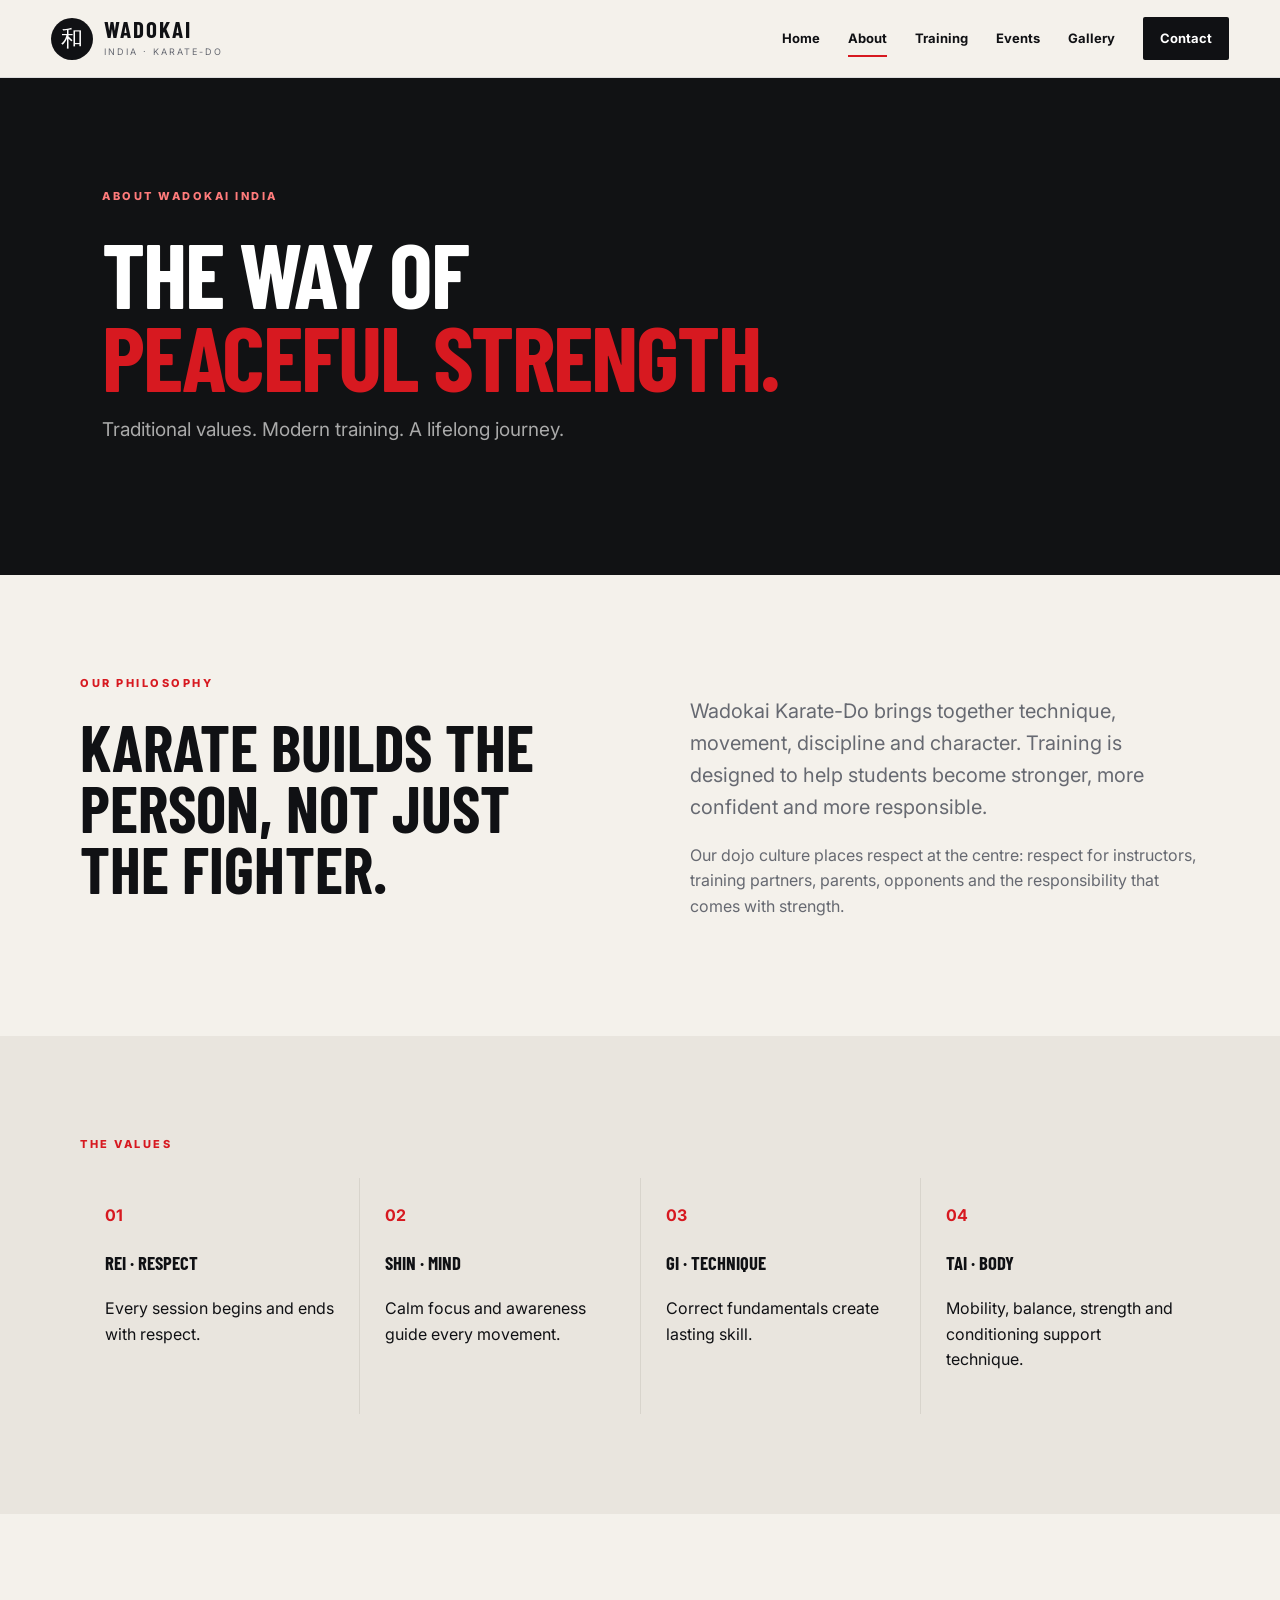
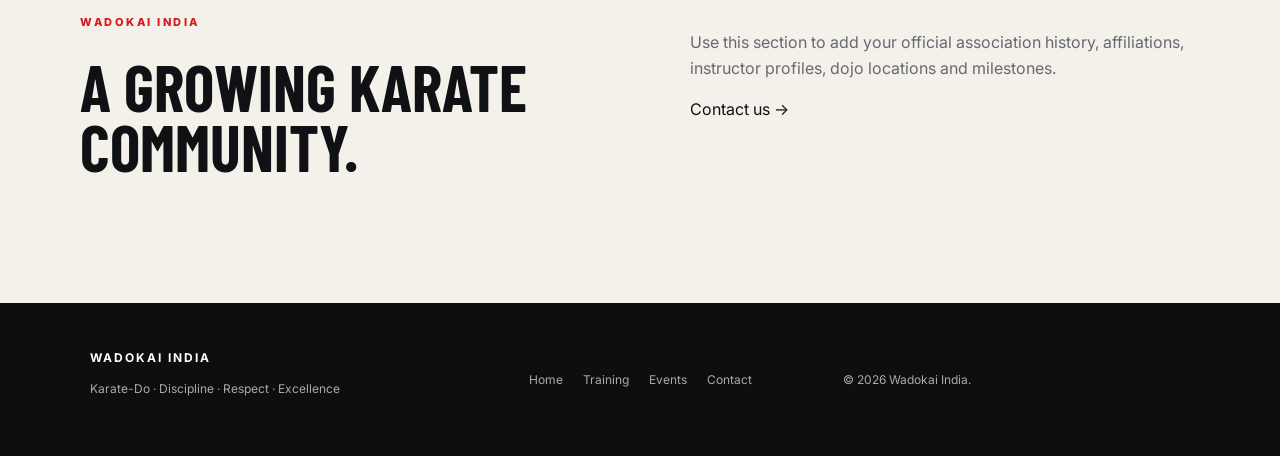
<file: about.html>
<!doctype html><html lang="en"><head><meta charset="utf-8"><meta name="viewport" content="width=device-width,initial-scale=1"><title>About | Wadokai India</title><link rel="preconnect" href="https://fonts.googleapis.com"><link rel="preconnect" href="https://fonts.gstatic.com" crossorigin><link href="https://fonts.googleapis.com/css2?family=Barlow+Condensed:wght@500;600;700&family=Inter:wght@400;500;600;700;800&display=swap" rel="stylesheet"><link rel="stylesheet" href="assets/css/style.css"></head><body><header class="site-header"><a class="brand" href="index.html"><span class="brand-mark">和</span><span><strong>WADOKAI</strong><small>INDIA · KARATE-DO</small></span></a><button class="menu-toggle">☰</button><nav class="nav"><a href="index.html">Home</a><a class="active" href="about.html">About</a><a href="training.html">Training</a><a href="events.html">Events</a><a href="gallery.html">Gallery</a><a href="contact.html" class="nav-cta">Contact</a></nav></header><main><section class="page-hero"><div class="section-label light">ABOUT WADOKAI INDIA</div><h1>The way of<br><span>peaceful strength.</span></h1><p>Traditional values. Modern training. A lifelong journey.</p></section><section class="section split"><div><div class="section-label">OUR PHILOSOPHY</div><h2>Karate builds the person, not just the fighter.</h2></div><div><p class="lead">Wadokai Karate-Do brings together technique, movement, discipline and character. Training is designed to help students become stronger, more confident and more responsible.</p><p>Our dojo culture places respect at the centre: respect for instructors, training partners, parents, opponents and the responsibility that comes with strength.</p></div></section><section class="values"><div class="section"><div class="section-label">THE VALUES</div><div class="value-list"><div><b>01</b><h3>Rei · Respect</h3><p>Every session begins and ends with respect.</p></div><div><b>02</b><h3>Shin · Mind</h3><p>Calm focus and awareness guide every movement.</p></div><div><b>03</b><h3>Gi · Technique</h3><p>Correct fundamentals create lasting skill.</p></div><div><b>04</b><h3>Tai · Body</h3><p>Mobility, balance, strength and conditioning support technique.</p></div></div></div></section><section class="section split"><div><div class="section-label">WADOKAI INDIA</div><h2>A growing karate community.</h2></div><div><p>Use this section to add your official association history, affiliations, instructor profiles, dojo locations and milestones.</p><a class="text-link" href="contact.html">Contact us →</a></div></section></main><footer class="footer"><div><strong>WADOKAI INDIA</strong><p>Karate-Do · Discipline · Respect · Excellence</p></div><div class="footer-links"><a href="index.html">Home</a><a href="training.html">Training</a><a href="events.html">Events</a><a href="contact.html">Contact</a></div><div>© <span class="year"></span> Wadokai India.</div></footer><script src="assets/js/main.js"></script></body></html>
</file>
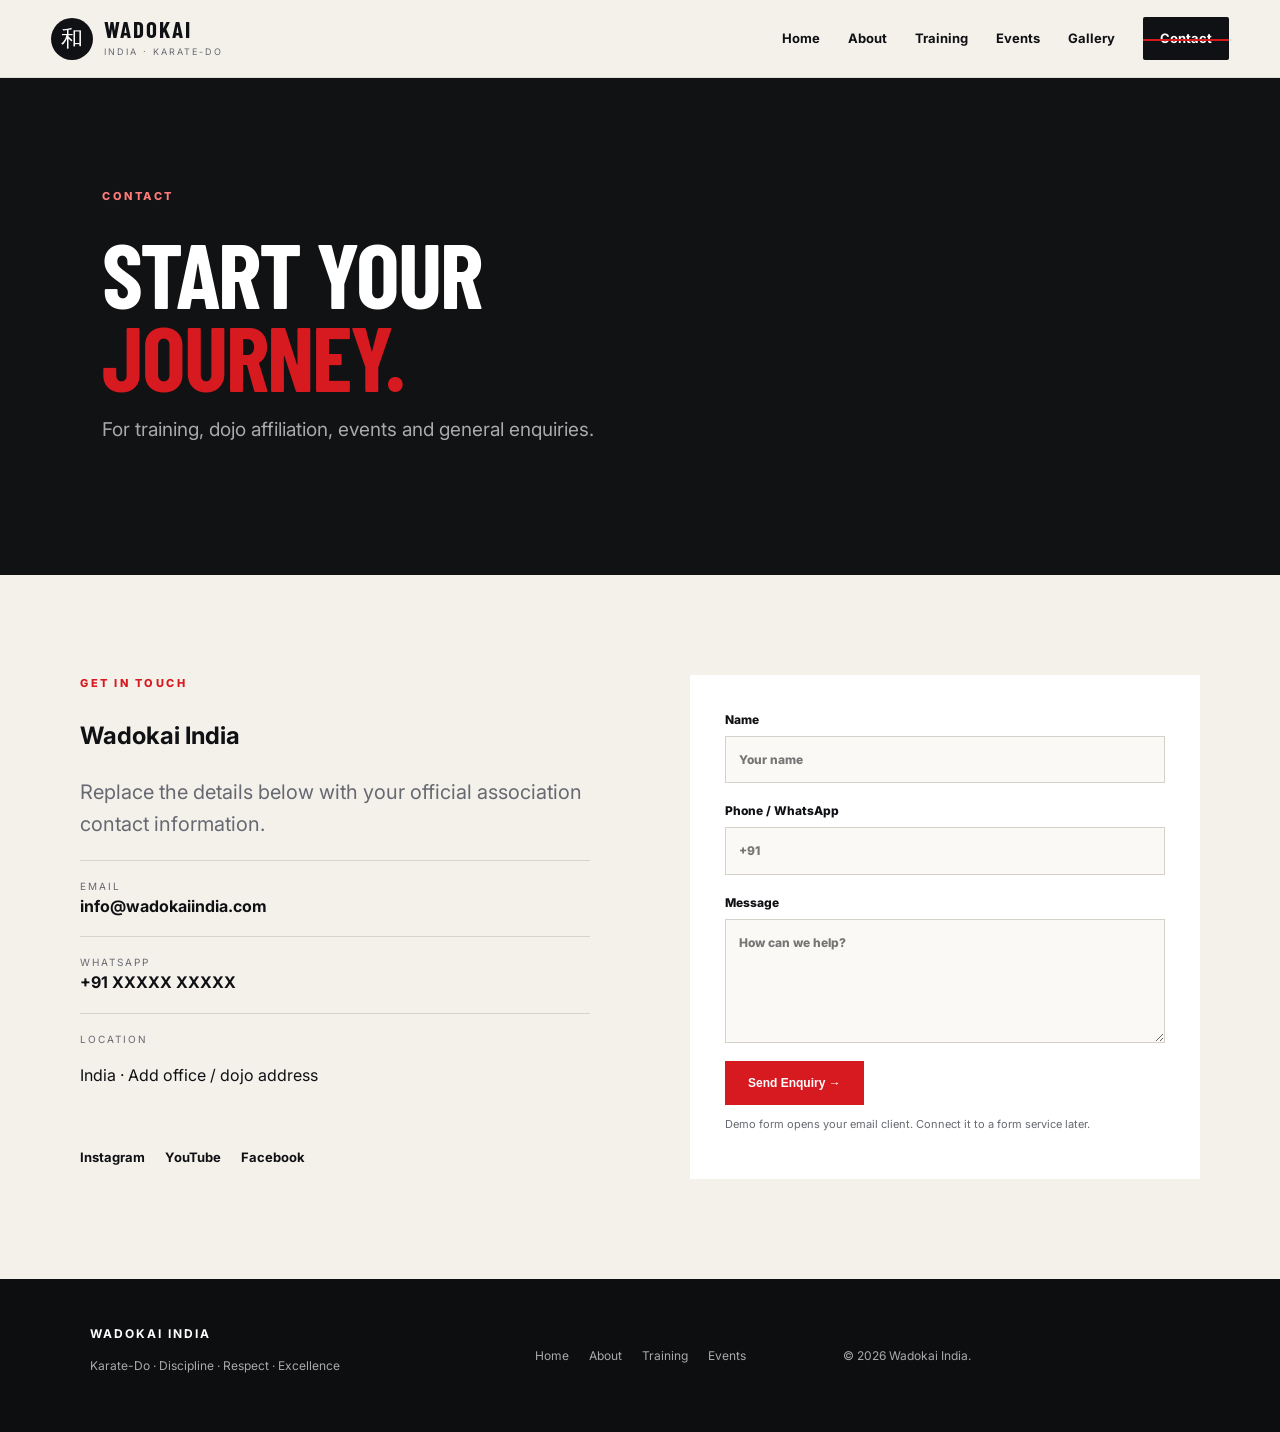
<file: contact.html>
<!doctype html><html lang="en"><head><meta charset="utf-8"><meta name="viewport" content="width=device-width,initial-scale=1"><title>Contact | Wadokai India</title><link rel="preconnect" href="https://fonts.googleapis.com"><link rel="preconnect" href="https://fonts.gstatic.com" crossorigin><link href="https://fonts.googleapis.com/css2?family=Barlow+Condensed:wght@500;600;700&family=Inter:wght@400;500;600;700;800&display=swap" rel="stylesheet"><link rel="stylesheet" href="assets/css/style.css"></head><body><header class="site-header"><a class="brand" href="index.html"><span class="brand-mark">和</span><span><strong>WADOKAI</strong><small>INDIA · KARATE-DO</small></span></a><button class="menu-toggle">☰</button><nav class="nav"><a href="index.html">Home</a><a href="about.html">About</a><a href="training.html">Training</a><a href="events.html">Events</a><a href="gallery.html">Gallery</a><a class="nav-cta active" href="contact.html">Contact</a></nav></header><main><section class="page-hero"><div class="section-label light">CONTACT</div><h1>Start your<br><span>journey.</span></h1><p>For training, dojo affiliation, events and general enquiries.</p></section><section class="section contact-grid"><div><div class="section-label">GET IN TOUCH</div><h2>Wadokai India</h2><p class="lead">Replace the details below with your official association contact information.</p><div class="contact-detail"><span>EMAIL</span><a href="mailto:info@wadokaiindia.com">info@wadokaiindia.com</a></div><div class="contact-detail"><span>WHATSAPP</span><a href="https://wa.me/91XXXXXXXXXX">+91 XXXXX XXXXX</a></div><div class="contact-detail"><span>LOCATION</span><p>India · Add office / dojo address</p></div><div class="social-row"><a href="#">Instagram</a><a href="#">YouTube</a><a href="#">Facebook</a></div></div><form class="contact-form" onsubmit="return handleContact(event)"><label>Name<input required name="name" placeholder="Your name"></label><label>Phone / WhatsApp<input name="phone" placeholder="+91"></label><label>Message<textarea required name="message" rows="5" placeholder="How can we help?"></textarea></label><button class="btn btn-primary" type="submit">Send Enquiry →</button><p class="form-note">Demo form opens your email client. Connect it to a form service later.</p></form></section></main><footer class="footer"><div><strong>WADOKAI INDIA</strong><p>Karate-Do · Discipline · Respect · Excellence</p></div><div class="footer-links"><a href="index.html">Home</a><a href="about.html">About</a><a href="training.html">Training</a><a href="events.html">Events</a></div><div>© <span class="year"></span> Wadokai India.</div></footer><script src="assets/js/main.js"></script></body></html>
</file>
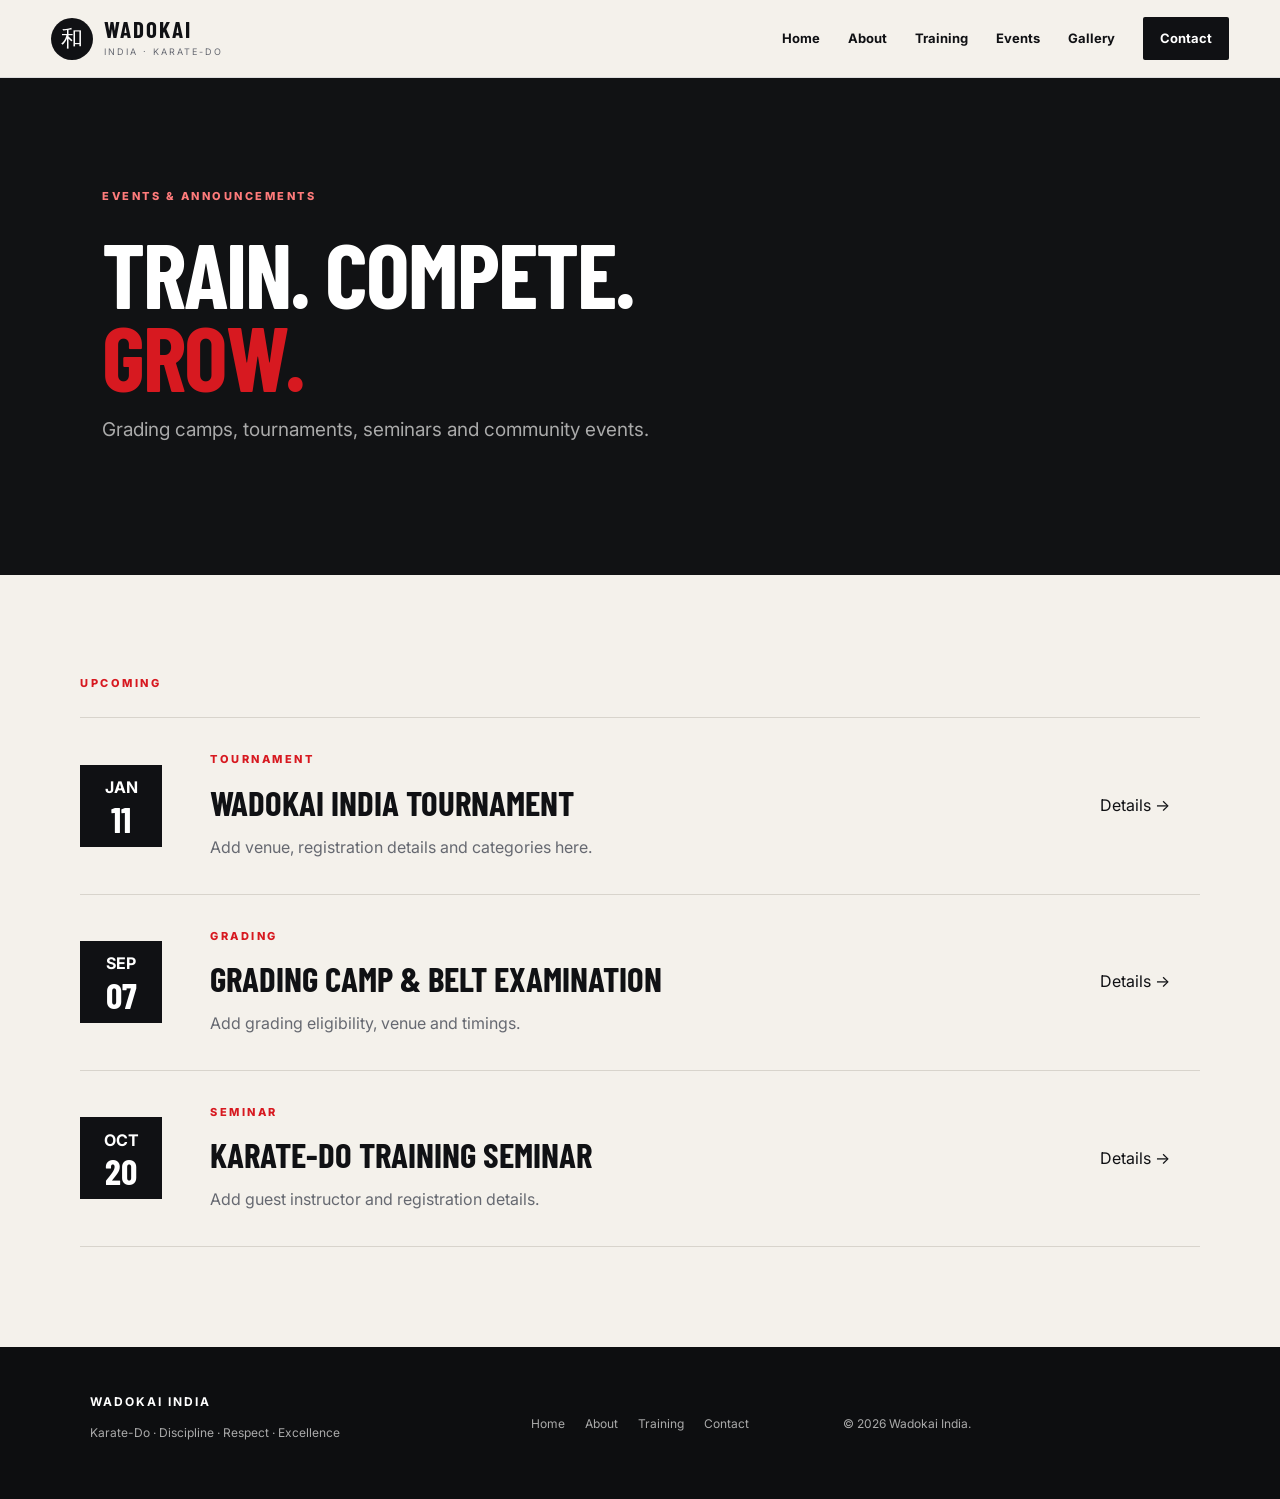
<file: events.html>
<!doctype html><html lang="en"><head><meta charset="utf-8"><meta name="viewport" content="width=device-width,initial-scale=1"><title>Events & Announcements | Wadokai India</title><link rel="preconnect" href="https://fonts.googleapis.com"><link rel="preconnect" href="https://fonts.gstatic.com" crossorigin><link href="https://fonts.googleapis.com/css2?family=Barlow+Condensed:wght@500;600;700&family=Inter:wght@400;500;600;700;800&display=swap" rel="stylesheet"><link rel="stylesheet" href="assets/css/style.css"></head><body><header class="site-header"><a class="brand" href="index.html"><span class="brand-mark">和</span><span><strong>WADOKAI</strong><small>INDIA · KARATE-DO</small></span></a><button class="menu-toggle">☰</button><nav class="nav"><a href="index.html">Home</a><a href="about.html">About</a><a href="training.html">Training</a><a href="events.html">Events</a><a href="gallery.html">Gallery</a><a href="contact.html" class="nav-cta">Contact</a></nav></header><main><section class="page-hero"><div class="section-label light">EVENTS & ANNOUNCEMENTS</div><h1>Train. Compete.<br><span>Grow.</span></h1><p>Grading camps, tournaments, seminars and community events.</p></section><section class="section"><div class="section-label">UPCOMING</div><div class="event-list"><article class="event"><div class="date"><b>JAN</b><strong>11</strong></div><div><p class="tag">TOURNAMENT</p><h2>Wadokai India Tournament</h2><p>Add venue, registration details and categories here.</p></div><a class="text-link" href="contact.html">Details →</a></article><article class="event"><div class="date"><b>SEP</b><strong>07</strong></div><div><p class="tag">GRADING</p><h2>Grading Camp & Belt Examination</h2><p>Add grading eligibility, venue and timings.</p></div><a class="text-link" href="contact.html">Details →</a></article><article class="event"><div class="date"><b>OCT</b><strong>20</strong></div><div><p class="tag">SEMINAR</p><h2>Karate-Do Training Seminar</h2><p>Add guest instructor and registration details.</p></div><a class="text-link" href="contact.html">Details →</a></article></div></section></main><footer class="footer"><div><strong>WADOKAI INDIA</strong><p>Karate-Do · Discipline · Respect · Excellence</p></div><div class="footer-links"><a href="index.html">Home</a><a href="about.html">About</a><a href="training.html">Training</a><a href="contact.html">Contact</a></div><div>© <span class="year"></span> Wadokai India.</div></footer><script src="assets/js/main.js"></script></body></html>
</file>
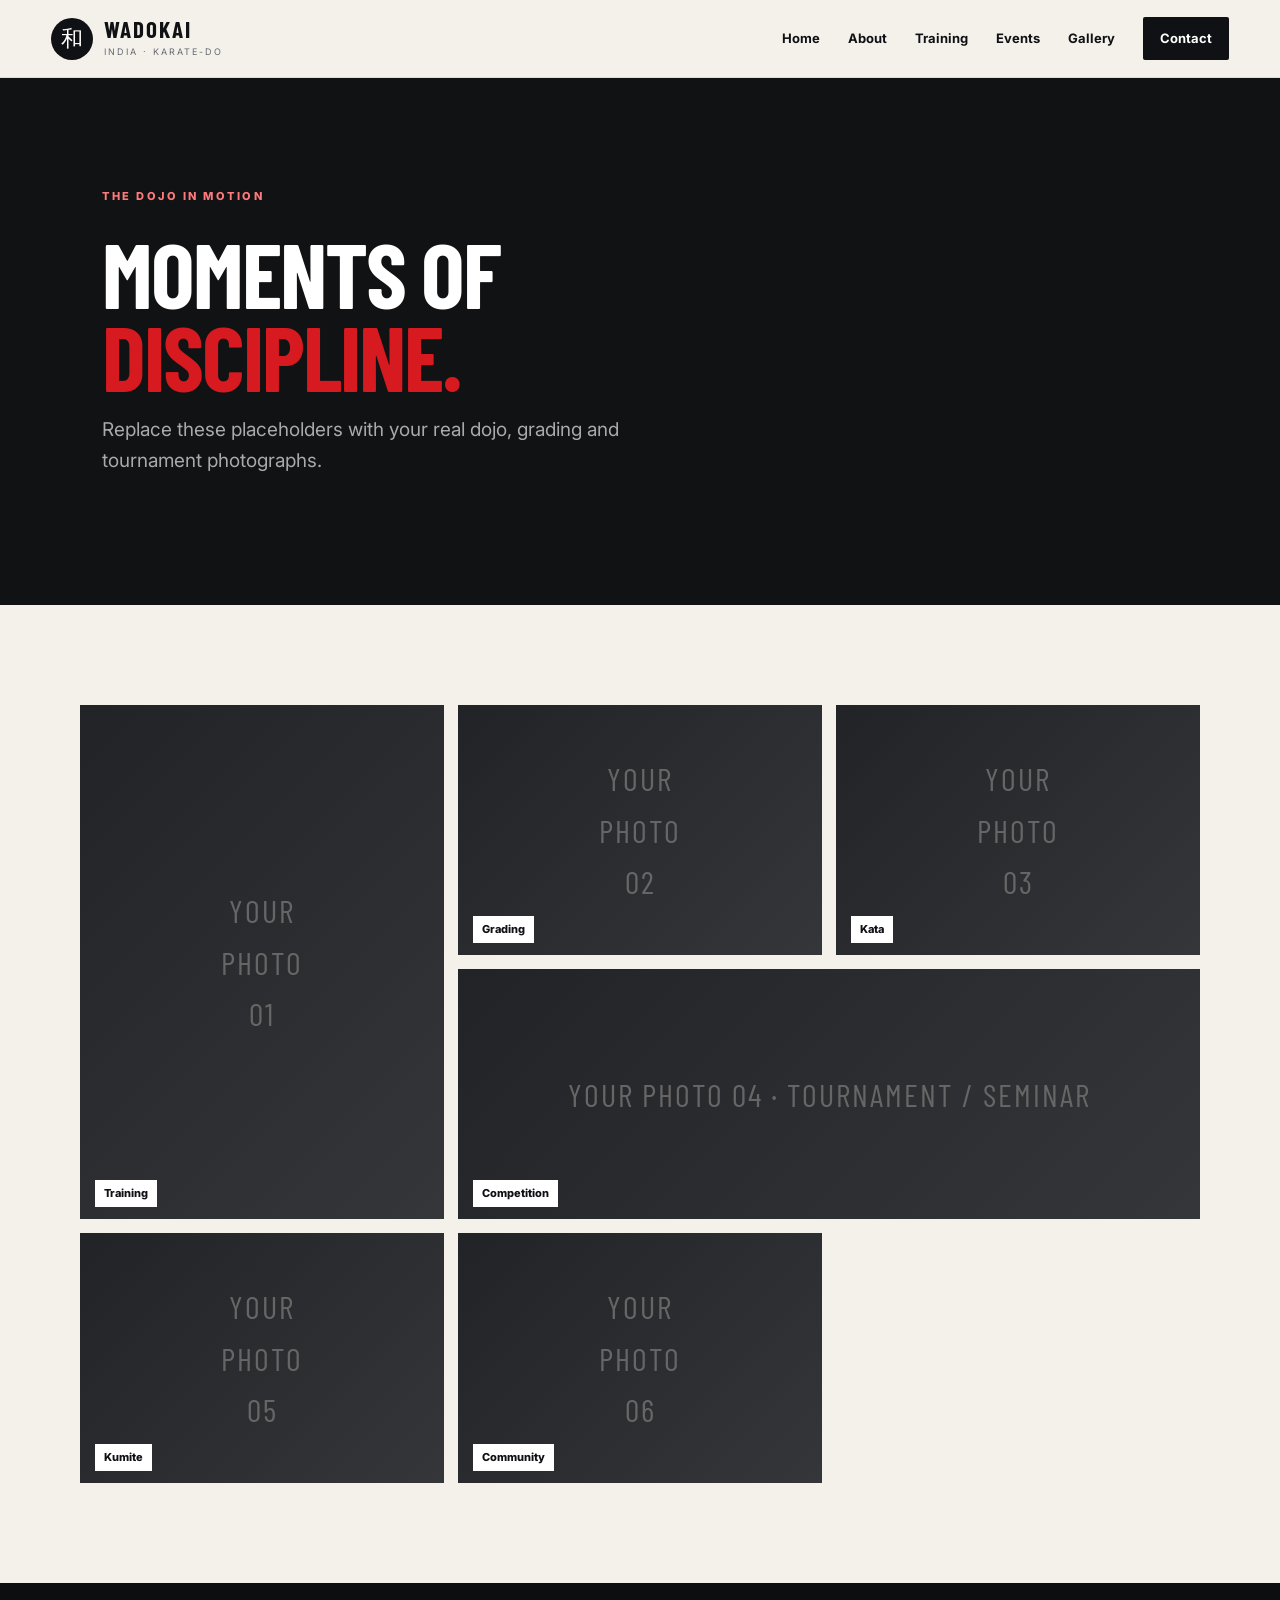
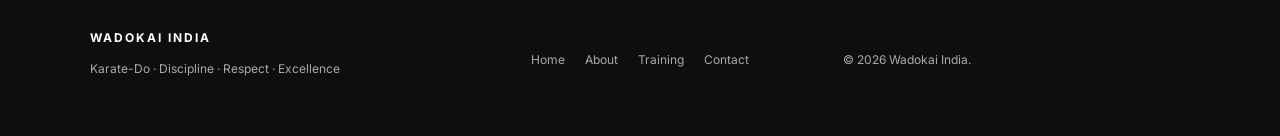
<file: gallery.html>
<!doctype html><html lang="en"><head><meta charset="utf-8"><meta name="viewport" content="width=device-width,initial-scale=1"><title>The Dojo In Motion | Wadokai India</title><link rel="preconnect" href="https://fonts.googleapis.com"><link rel="preconnect" href="https://fonts.gstatic.com" crossorigin><link href="https://fonts.googleapis.com/css2?family=Barlow+Condensed:wght@500;600;700&family=Inter:wght@400;500;600;700;800&display=swap" rel="stylesheet"><link rel="stylesheet" href="assets/css/style.css"></head><body><header class="site-header"><a class="brand" href="index.html"><span class="brand-mark">和</span><span><strong>WADOKAI</strong><small>INDIA · KARATE-DO</small></span></a><button class="menu-toggle">☰</button><nav class="nav"><a href="index.html">Home</a><a href="about.html">About</a><a href="training.html">Training</a><a href="events.html">Events</a><a href="gallery.html">Gallery</a><a href="contact.html" class="nav-cta">Contact</a></nav></header><main><section class="page-hero"><div class="section-label light">THE DOJO IN MOTION</div><h1>Moments of<br><span>discipline.</span></h1><p>Replace these placeholders with your real dojo, grading and tournament photographs.</p></section><section class="section"><div class="gallery-grid"><div class="gallery-item tall"><div class="placeholder">YOUR<br>PHOTO<br>01</div><span>Training</span></div><div class="gallery-item"><div class="placeholder">YOUR<br>PHOTO<br>02</div><span>Grading</span></div><div class="gallery-item"><div class="placeholder">YOUR<br>PHOTO<br>03</div><span>Kata</span></div><div class="gallery-item wide"><div class="placeholder">YOUR PHOTO 04 · TOURNAMENT / SEMINAR</div><span>Competition</span></div><div class="gallery-item"><div class="placeholder">YOUR<br>PHOTO<br>05</div><span>Kumite</span></div><div class="gallery-item"><div class="placeholder">YOUR<br>PHOTO<br>06</div><span>Community</span></div></div></section></main><footer class="footer"><div><strong>WADOKAI INDIA</strong><p>Karate-Do · Discipline · Respect · Excellence</p></div><div class="footer-links"><a href="index.html">Home</a><a href="about.html">About</a><a href="training.html">Training</a><a href="contact.html">Contact</a></div><div>© <span class="year"></span> Wadokai India.</div></footer><script src="assets/js/main.js"></script></body></html>
</file>
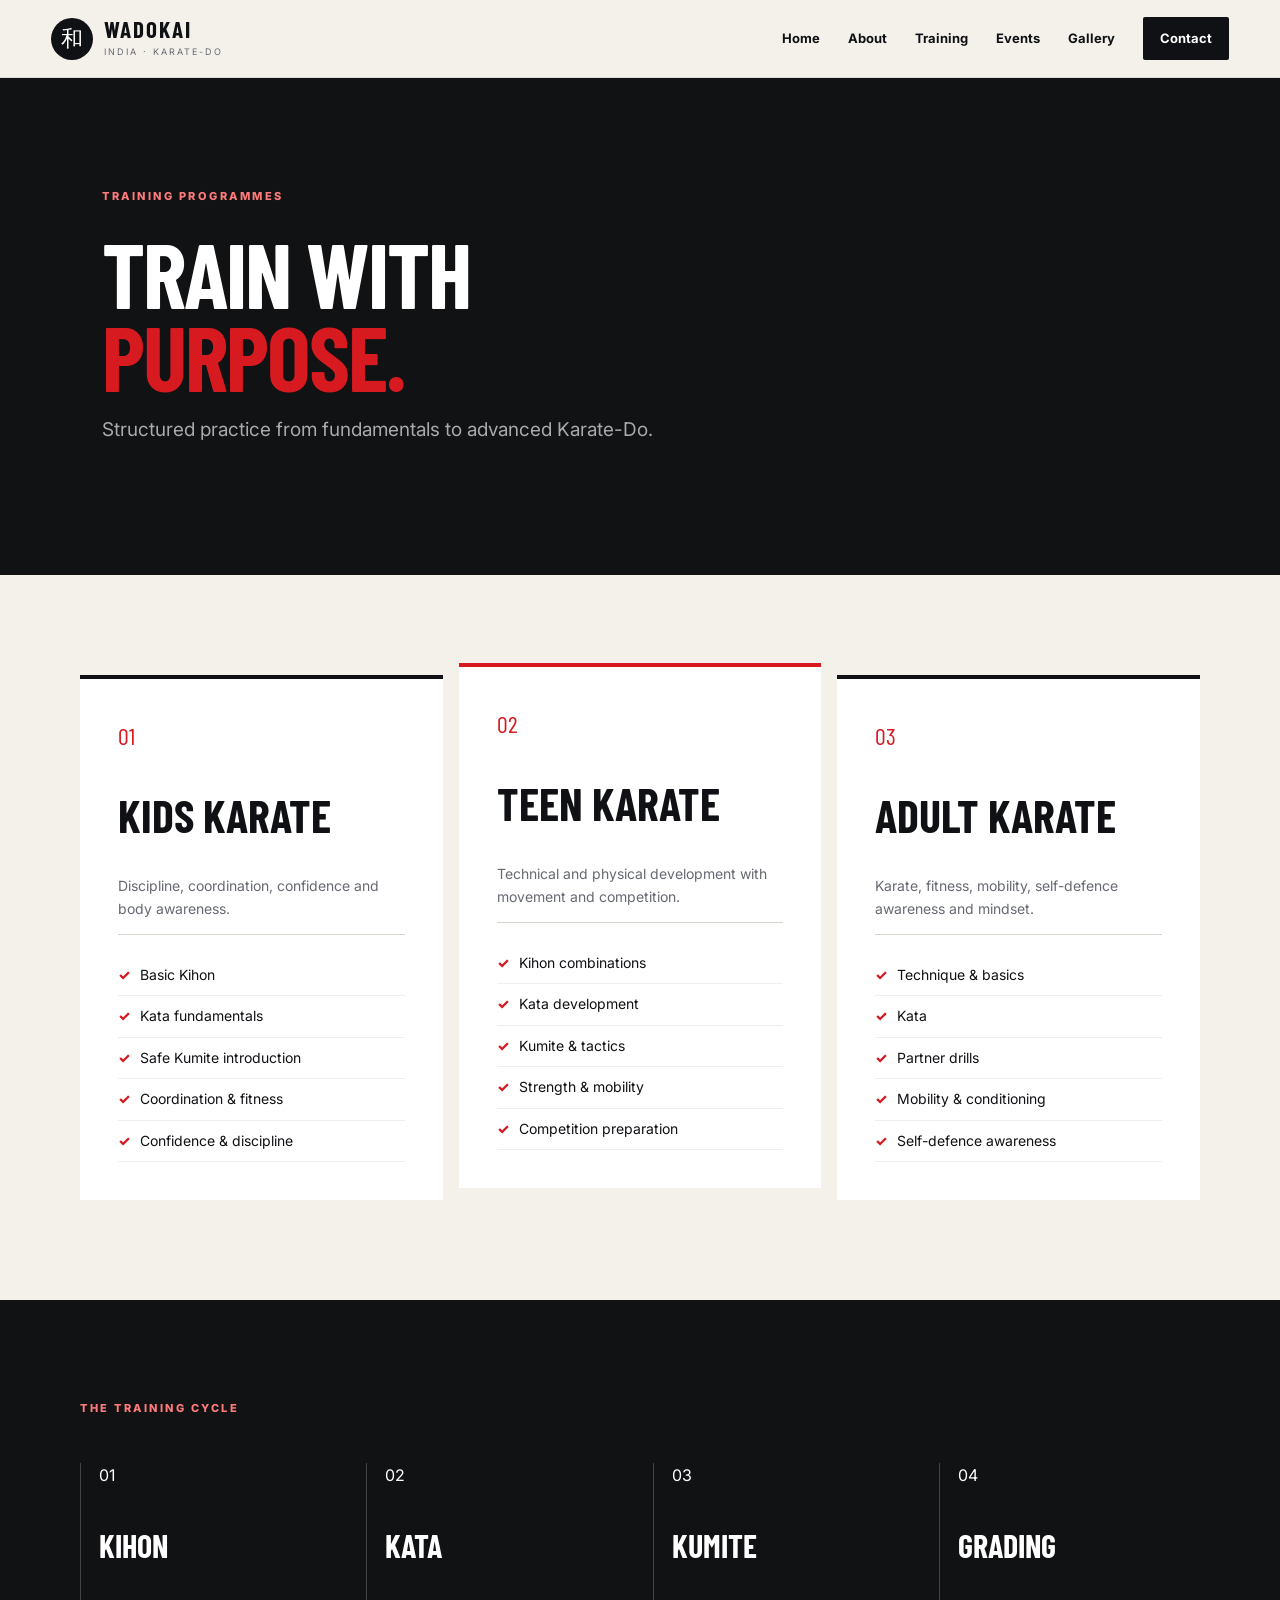
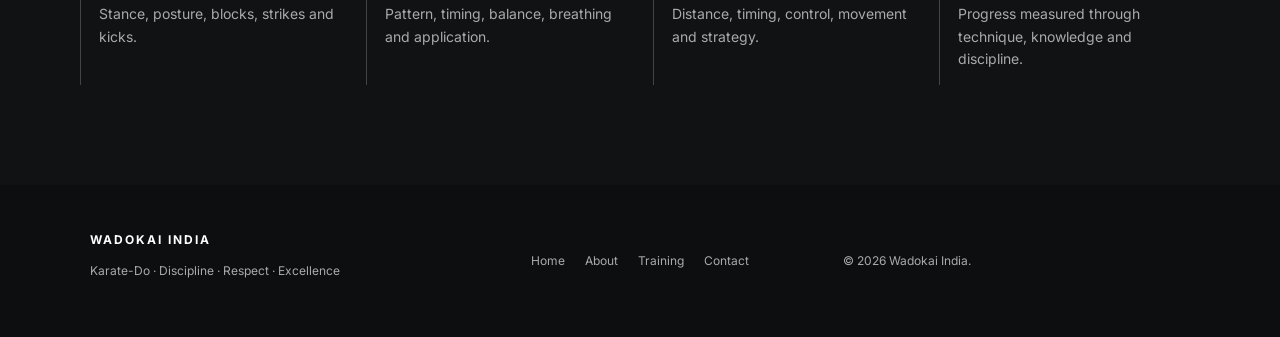
<file: training.html>
<!doctype html><html lang="en"><head><meta charset="utf-8"><meta name="viewport" content="width=device-width,initial-scale=1"><title>Training Programmes | Wadokai India</title><link rel="preconnect" href="https://fonts.googleapis.com"><link rel="preconnect" href="https://fonts.gstatic.com" crossorigin><link href="https://fonts.googleapis.com/css2?family=Barlow+Condensed:wght@500;600;700&family=Inter:wght@400;500;600;700;800&display=swap" rel="stylesheet"><link rel="stylesheet" href="assets/css/style.css"></head><body><header class="site-header"><a class="brand" href="index.html"><span class="brand-mark">和</span><span><strong>WADOKAI</strong><small>INDIA · KARATE-DO</small></span></a><button class="menu-toggle">☰</button><nav class="nav"><a href="index.html">Home</a><a href="about.html">About</a><a href="training.html">Training</a><a href="events.html">Events</a><a href="gallery.html">Gallery</a><a href="contact.html" class="nav-cta">Contact</a></nav></header><main><section class="page-hero"><div class="section-label light">TRAINING PROGRAMMES</div><h1>Train with<br><span>purpose.</span></h1><p>Structured practice from fundamentals to advanced Karate-Do.</p></section><section class="section programme-grid"><article id="kids" class="programme"><div class="programme-no">01</div><h2>Kids Karate</h2><p>Discipline, coordination, confidence and body awareness.</p><ul><li>Basic Kihon</li><li>Kata fundamentals</li><li>Safe Kumite introduction</li><li>Coordination & fitness</li><li>Confidence & discipline</li></ul></article><article id="teens" class="programme featured"><div class="programme-no">02</div><h2>Teen Karate</h2><p>Technical and physical development with movement and competition.</p><ul><li>Kihon combinations</li><li>Kata development</li><li>Kumite & tactics</li><li>Strength & mobility</li><li>Competition preparation</li></ul></article><article id="adults" class="programme"><div class="programme-no">03</div><h2>Adult Karate</h2><p>Karate, fitness, mobility, self-defence awareness and mindset.</p><ul><li>Technique & basics</li><li>Kata</li><li>Partner drills</li><li>Mobility & conditioning</li><li>Self-defence awareness</li></ul></article></section><section class="dark-section"><div class="section"><div class="section-label light">THE TRAINING CYCLE</div><div class="timeline"><div><span>01</span><h3>Kihon</h3><p>Stance, posture, blocks, strikes and kicks.</p></div><div><span>02</span><h3>Kata</h3><p>Pattern, timing, balance, breathing and application.</p></div><div><span>03</span><h3>Kumite</h3><p>Distance, timing, control, movement and strategy.</p></div><div><span>04</span><h3>Grading</h3><p>Progress measured through technique, knowledge and discipline.</p></div></div></div></section></main><footer class="footer"><div><strong>WADOKAI INDIA</strong><p>Karate-Do · Discipline · Respect · Excellence</p></div><div class="footer-links"><a href="index.html">Home</a><a href="about.html">About</a><a href="training.html">Training</a><a href="contact.html">Contact</a></div><div>© <span class="year"></span> Wadokai India.</div></footer><script src="assets/js/main.js"></script></body></html>
</file>
<file: assets/css/style.css>
:root{--ink:#101114;--muted:#666971;--paper:#f4f1eb;--white:#fff;--red:#d71920;--line:#d8d4cc;--dark:#111214;--max:1180px}*{box-sizing:border-box}html{scroll-behavior:smooth}body{margin:0;background:var(--paper);color:var(--ink);font-family:Inter,Arial,sans-serif;line-height:1.6}a{color:inherit;text-decoration:none}.site-header{height:78px;background:rgba(244,241,235,.94);backdrop-filter:blur(12px);display:flex;align-items:center;justify-content:space-between;padding:0 4vw;border-bottom:1px solid #ddd;position:sticky;top:0;z-index:50}.brand{display:flex;align-items:center;gap:11px}.brand-mark{width:42px;height:42px;border-radius:50%;background:var(--ink);color:#fff;display:grid;place-items:center;font-family:serif;font-size:22px}.brand strong{display:block;font-family:"Barlow Condensed";font-size:23px;letter-spacing:2px;line-height:1}.brand small{display:block;font-size:9px;letter-spacing:2px;color:var(--muted);margin-top:4px}.nav{display:flex;align-items:center;gap:28px;font-size:13px;font-weight:700}.nav a{position:relative;padding:27px 0}.nav a.active:after{content:"";position:absolute;left:0;right:0;bottom:19px;height:2px;background:var(--red)}.nav .nav-cta{background:var(--ink);color:#fff;padding:11px 17px;border-radius:2px}.menu-toggle{display:none;border:0;background:none;font-size:24px}.hero{min-height:calc(100vh - 78px);display:grid;grid-template-columns:55% 45%;overflow:hidden}.hero-content{padding:12vh 6vw 8vh 9vw}.eyebrow,.section-label,.tag{font-size:11px;font-weight:800;letter-spacing:2.5px}.eyebrow{color:var(--red);margin:0 0 20px}.hero h1,.page-hero h1{font-family:"Barlow Condensed";font-size:clamp(58px,7.2vw,104px);line-height:.9;letter-spacing:-2px;text-transform:uppercase;margin:0}.hero h1 span,.page-hero h1 span{color:var(--red)}.hero-copy{max-width:540px;font-size:18px;color:var(--muted);margin:28px 0}.hero-actions{display:flex;gap:12px;flex-wrap:wrap}.btn{display:inline-flex;align-items:center;gap:16px;border:1px solid var(--ink);padding:14px 22px;font-weight:800;font-size:12px}.btn-primary{background:var(--red);border-color:var(--red);color:#fff}.btn-light{background:#fff;border-color:#fff}.hero-visual{position:relative;min-height:620px;background:linear-gradient(145deg,#161719,#292a2d 58%,#101113);overflow:hidden}.hero-visual:after{content:"";position:absolute;width:650px;height:650px;border:1px solid #ffffff1f;border-radius:50%;right:-160px;top:80px}.sun{position:absolute;width:310px;height:310px;border-radius:50%;background:var(--red);right:9%;top:18%;box-shadow:0 0 0 45px #d7192012}.hero-kanji{position:absolute;right:22%;top:28%;font-size:150px;color:#fff;opacity:.88;font-family:serif;writing-mode:vertical-rl}.hero-stat{position:absolute;color:#fff;border-left:2px solid var(--red);padding-left:14px;max-width:210px;z-index:2}.hero-stat b{display:block;font-family:"Barlow Condensed";font-size:22px}.hero-stat small{color:#bbb}.stat-one{left:9%;bottom:13%}.stat-two{right:8%;bottom:7%}.ticker{background:var(--red);color:#fff;display:flex;justify-content:space-around;padding:14px 4vw;font-family:"Barlow Condensed";font-size:17px;letter-spacing:2px}.section{max-width:var(--max);margin:auto;padding:100px 30px}.section-label{color:var(--red);margin-bottom:25px}.section-label.light{color:#ff7b7b}.intro{display:grid;grid-template-columns:24% 1fr;gap:50px}.intro h2,.split h2,.section>h2{font-family:"Barlow Condensed";font-size:clamp(42px,5vw,70px);line-height:.95;text-transform:uppercase;margin:0 0 25px}.lead{font-size:20px;color:var(--muted);max-width:780px}.feature-grid{display:grid;grid-template-columns:repeat(4,1fr);gap:1px;background:var(--line);margin-top:55px}.feature-grid article{background:var(--paper);padding:25px;min-height:180px}.feature-grid span,.programme-no{color:var(--red);font-family:"Barlow Condensed";font-size:24px}.feature-grid h3{font-family:"Barlow Condensed";font-size:27px;text-transform:uppercase;margin:10px 0}.feature-grid p,.programme p{color:var(--muted);font-size:14px}.dark-section{background:var(--dark);color:#fff}.dark-section .lead{color:#aeb0b5}.cards{display:grid;grid-template-columns:repeat(3,1fr);gap:15px;margin-top:45px}.card{border:1px solid #37383b;padding:32px;min-height:260px}.card:hover{border-color:var(--red);transform:translateY(-4px)}.card h3{font-family:"Barlow Condensed";font-size:38px;text-transform:uppercase;margin:35px 0 8px}.card p{color:#aeb0b5}.card b{display:block;margin-top:35px}.quote-section{text-align:center;max-width:900px}.quote-mark{font-family:Georgia;font-size:80px;color:var(--red);height:70px}.quote-section blockquote{font-family:"Barlow Condensed";font-size:clamp(35px,5vw,65px);line-height:1;text-transform:uppercase;margin:0}.cta-band{background:var(--red);color:#fff;padding:55px 7vw;display:flex;align-items:center;justify-content:space-between;gap:30px}.cta-band h2{font-family:"Barlow Condensed";font-size:45px;line-height:.95;text-transform:uppercase;margin:5px 0}.page-hero{background:var(--dark);color:#fff;padding:110px max(30px,8vw);min-height:440px}.page-hero p{font-size:19px;color:#aaa;max-width:600px}.split{display:grid;grid-template-columns:1fr 1fr;gap:100px}.split p{color:var(--muted)}.values{background:#e9e5de}.value-list{display:grid;grid-template-columns:repeat(4,1fr);gap:1px;background:var(--line)}.value-list>div{background:#e9e5de;padding:25px}.value-list b{color:var(--red)}.value-list h3,.programme h2,.event h2{font-family:"Barlow Condensed";text-transform:uppercase}.programme-grid{display:grid;grid-template-columns:repeat(3,1fr);gap:16px}.programme{background:#fff;padding:38px;min-height:470px;border-top:4px solid var(--ink)}.programme.featured{border-top-color:var(--red);transform:translateY(-12px)}.programme h2{font-size:46px;line-height:.95}.programme ul{list-style:none;padding:20px 0 0;margin:0;border-top:1px solid var(--line)}.programme li{padding:9px 0;border-bottom:1px solid #eee;font-size:14px}.programme li:before{content:"✓";color:var(--red);font-weight:800;margin-right:10px}.timeline{display:grid;grid-template-columns:repeat(4,1fr);gap:25px;margin-top:45px}.timeline>div{border-left:1px solid #444;padding-left:18px}.timeline h3{font-family:"Barlow Condensed";font-size:32px;text-transform:uppercase}.timeline p{color:#aaa;font-size:14px}.event-list{border-top:1px solid var(--line)}.event{display:grid;grid-template-columns:100px 1fr 100px;gap:30px;align-items:center;padding:28px 0;border-bottom:1px solid var(--line)}.date{background:var(--ink);color:#fff;width:82px;height:82px;display:grid;place-content:center;text-align:center}.date strong{font-family:"Barlow Condensed";font-size:36px;line-height:1}.event h2{font-size:35px;margin:2px 0}.event p{color:var(--muted);margin:5px 0}.event .tag{color:var(--red)}.gallery-grid{display:grid;grid-template-columns:repeat(3,1fr);grid-auto-rows:250px;gap:14px}.gallery-item{position:relative;background:#202124;overflow:hidden}.gallery-item.tall{grid-row:span 2}.gallery-item.wide{grid-column:span 2}.placeholder{width:100%;height:100%;display:grid;place-items:center;text-align:center;color:#666;font-family:"Barlow Condensed";font-size:32px;letter-spacing:2px;background:linear-gradient(135deg,#222326,#34363a)}.gallery-item span{position:absolute;left:15px;bottom:12px;background:#fff;padding:5px 9px;font-size:11px;font-weight:800}.contact-grid{display:grid;grid-template-columns:1fr 1fr;gap:100px}.contact-detail{border-top:1px solid var(--line);padding:17px 0}.contact-detail span{display:block;font-size:10px;letter-spacing:2px;color:var(--muted)}.contact-detail a{font-weight:700}.social-row{display:flex;gap:20px;margin-top:25px;font-weight:700;font-size:13px}.contact-form{background:#fff;padding:35px}.contact-form label{display:block;font-size:12px;font-weight:800;margin-bottom:18px}.contact-form input,.contact-form textarea{display:block;width:100%;border:1px solid #d5d2cc;background:#faf9f6;padding:13px;margin-top:7px;font:inherit}.form-note{font-size:11px;color:var(--muted)}.footer{background:#0d0e10;color:#aaa;padding:45px 7vw;display:grid;grid-template-columns:1fr 1fr 1fr;gap:30px;align-items:center;font-size:12px}.footer strong{color:#fff;letter-spacing:2px}.footer-links{display:flex;gap:20px;justify-content:center}@media(max-width:850px){.site-header{height:68px}.nav{display:none;position:absolute;top:68px;left:0;right:0;background:var(--paper);padding:15px 6vw;border-bottom:1px solid var(--line);flex-direction:column;gap:0}.nav.open{display:flex}.nav a{padding:13px 0}.nav .nav-cta{padding:12px}.menu-toggle{display:block}.hero{grid-template-columns:1fr}.hero-content{padding:80px 8vw}.hero-visual{min-height:480px}.intro,.split,.contact-grid{grid-template-columns:1fr;gap:35px}.feature-grid,.value-list,.programme-grid,.timeline{grid-template-columns:1fr 1fr}.cards{grid-template-columns:1fr}.programme.featured{transform:none}.event{grid-template-columns:75px 1fr}.event .text-link{grid-column:2}.gallery-grid{grid-template-columns:1fr 1fr}.gallery-item.wide{grid-column:span 2}.footer{grid-template-columns:1fr;text-align:center}.footer-links{justify-content:center}.cta-band{flex-direction:column;align-items:flex-start}}@media(max-width:520px){.hero h1,.page-hero h1{font-size:58px}.feature-grid,.value-list,.programme-grid,.timeline,.gallery-grid{grid-template-columns:1fr}.gallery-item.tall,.gallery-item.wide{grid-row:auto;grid-column:auto;min-height:250px}.section{padding:70px 22px}.page-hero{padding:80px 22px}.event{grid-template-columns:60px 1fr}.date{width:60px;height:60px}.event h2{font-size:28px}}
</file>
